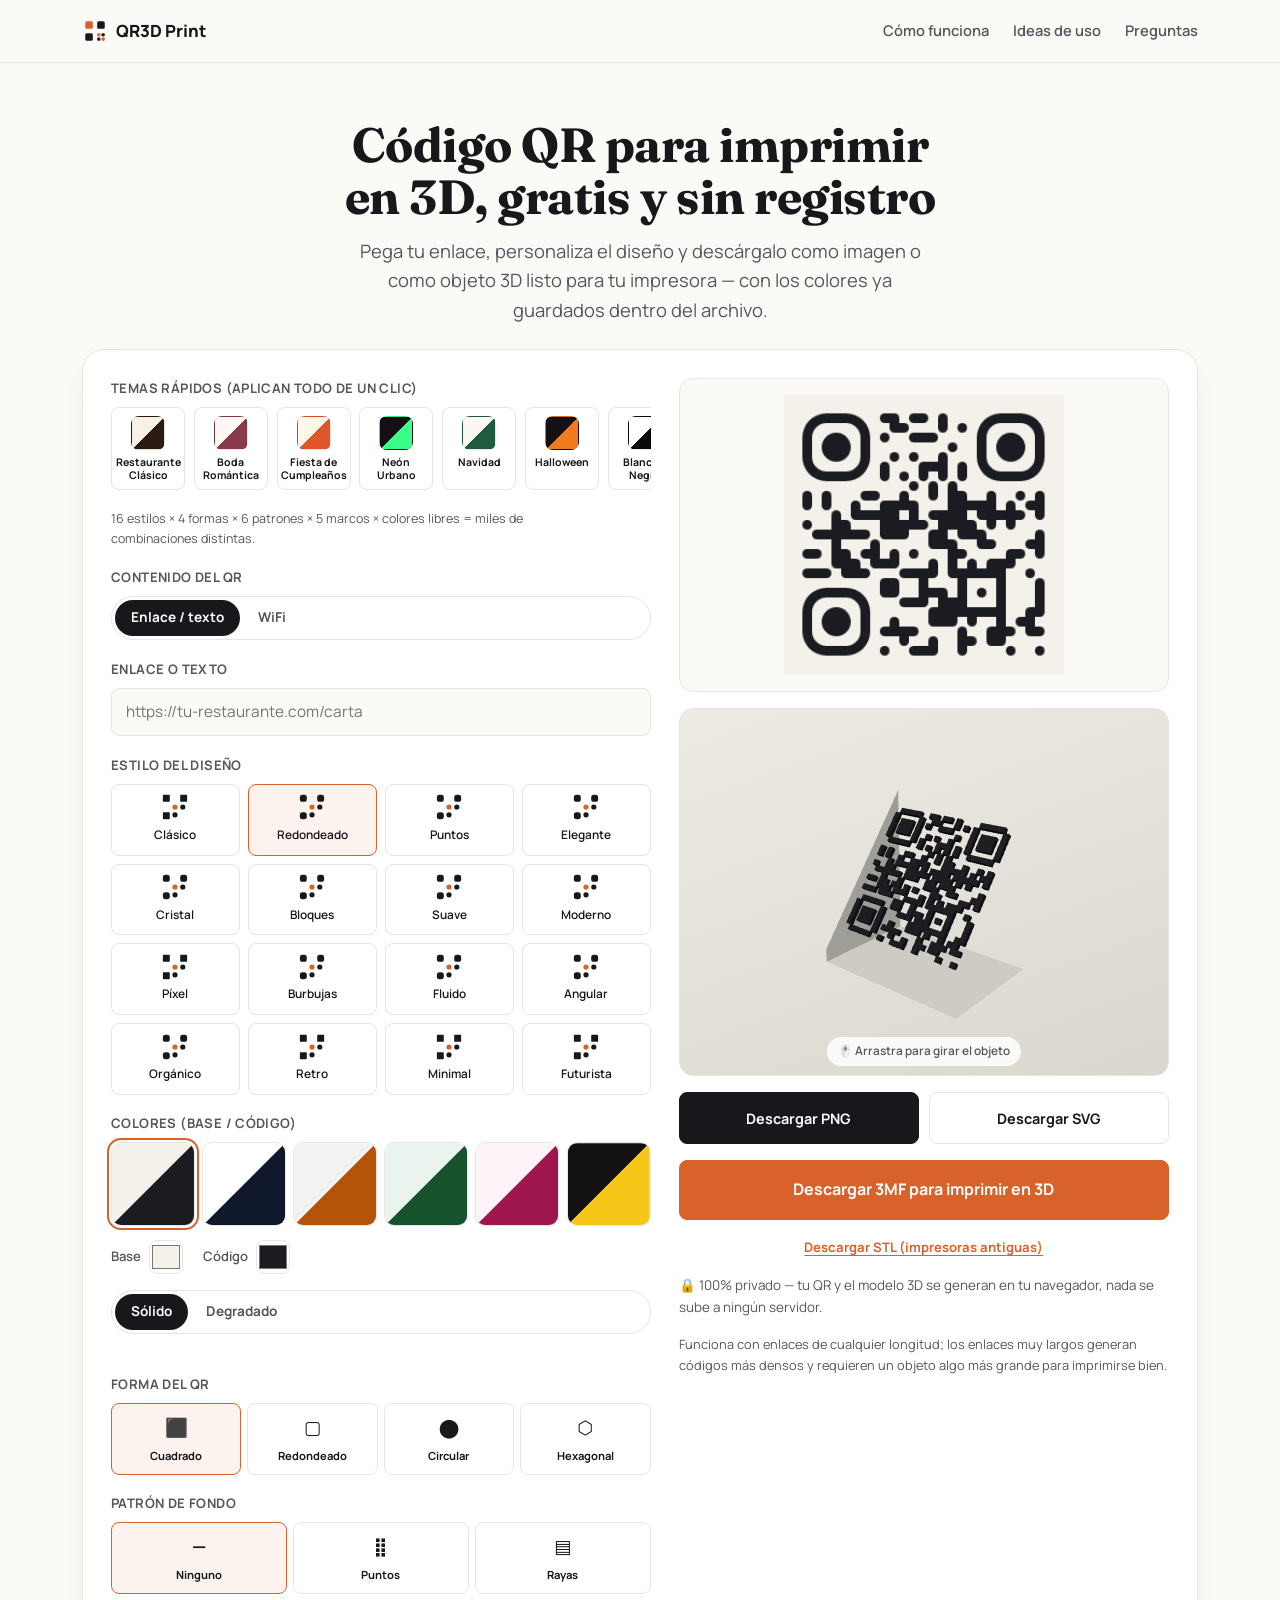
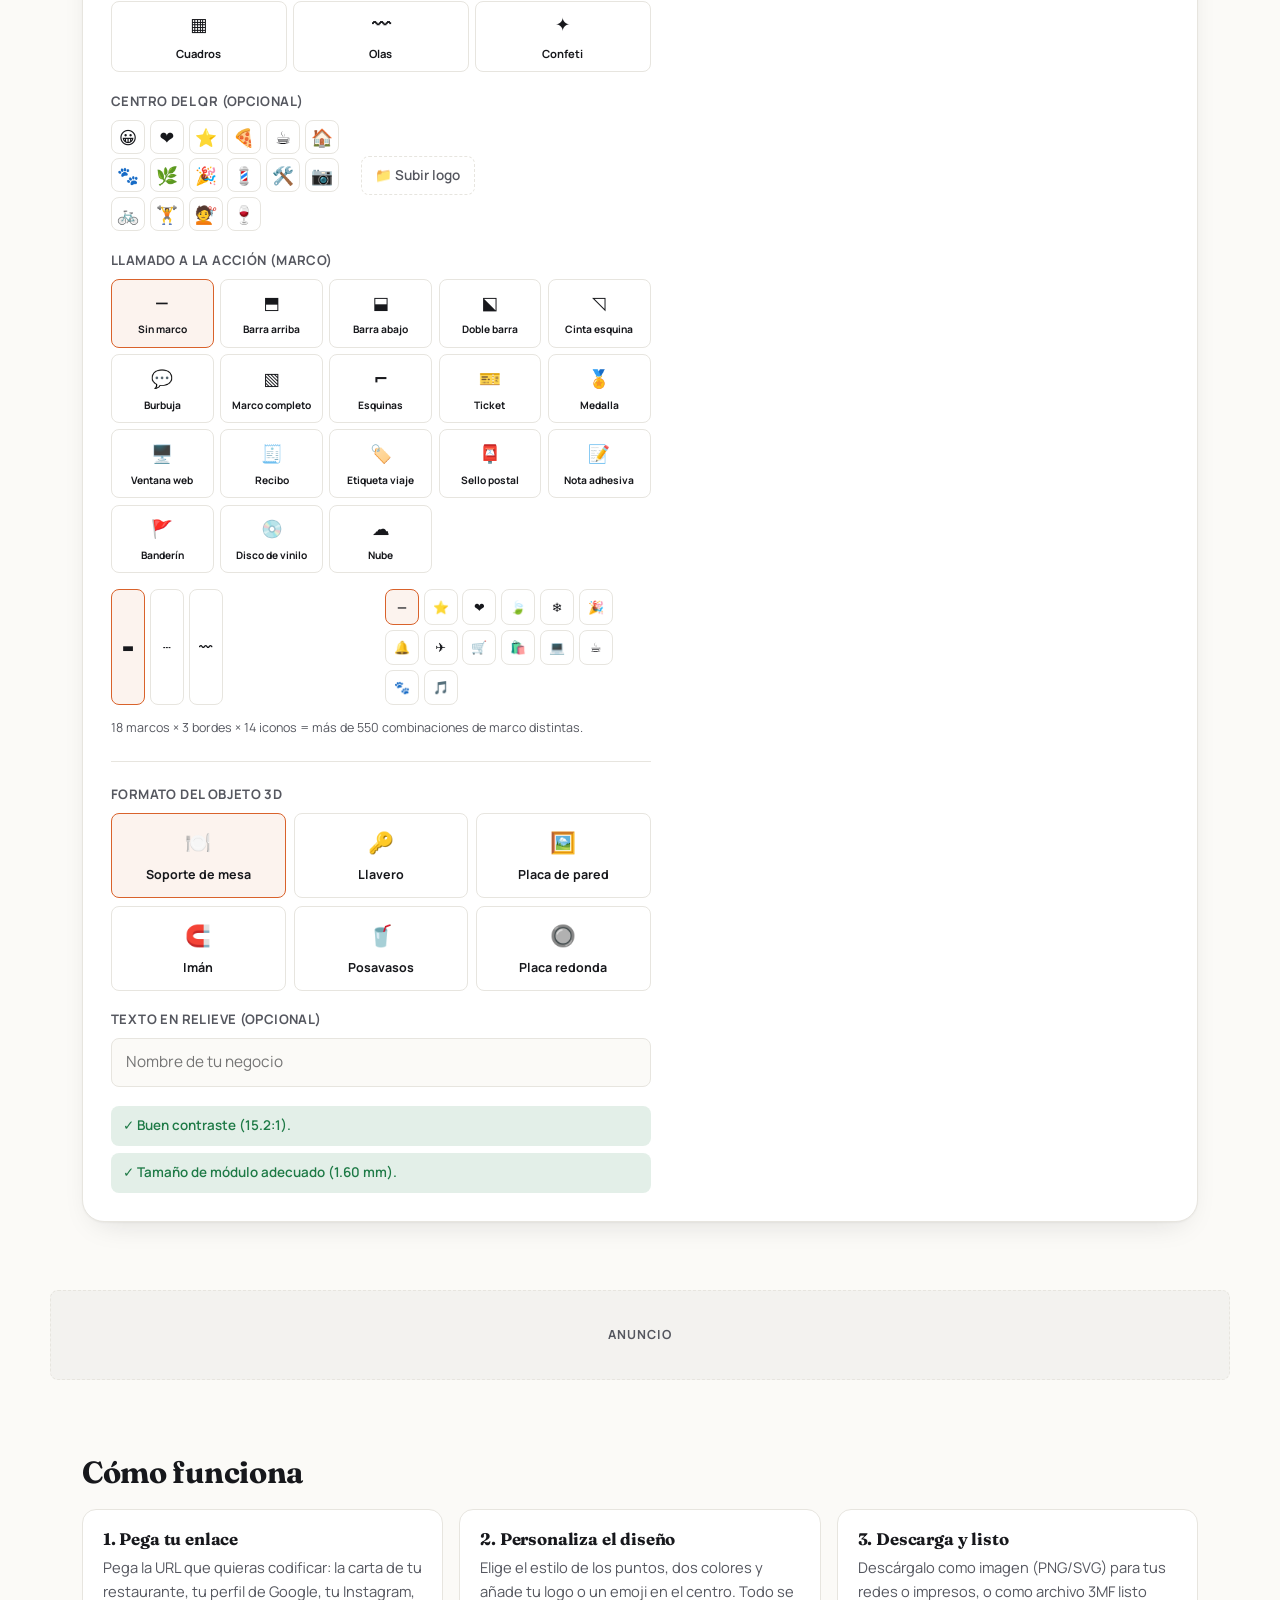
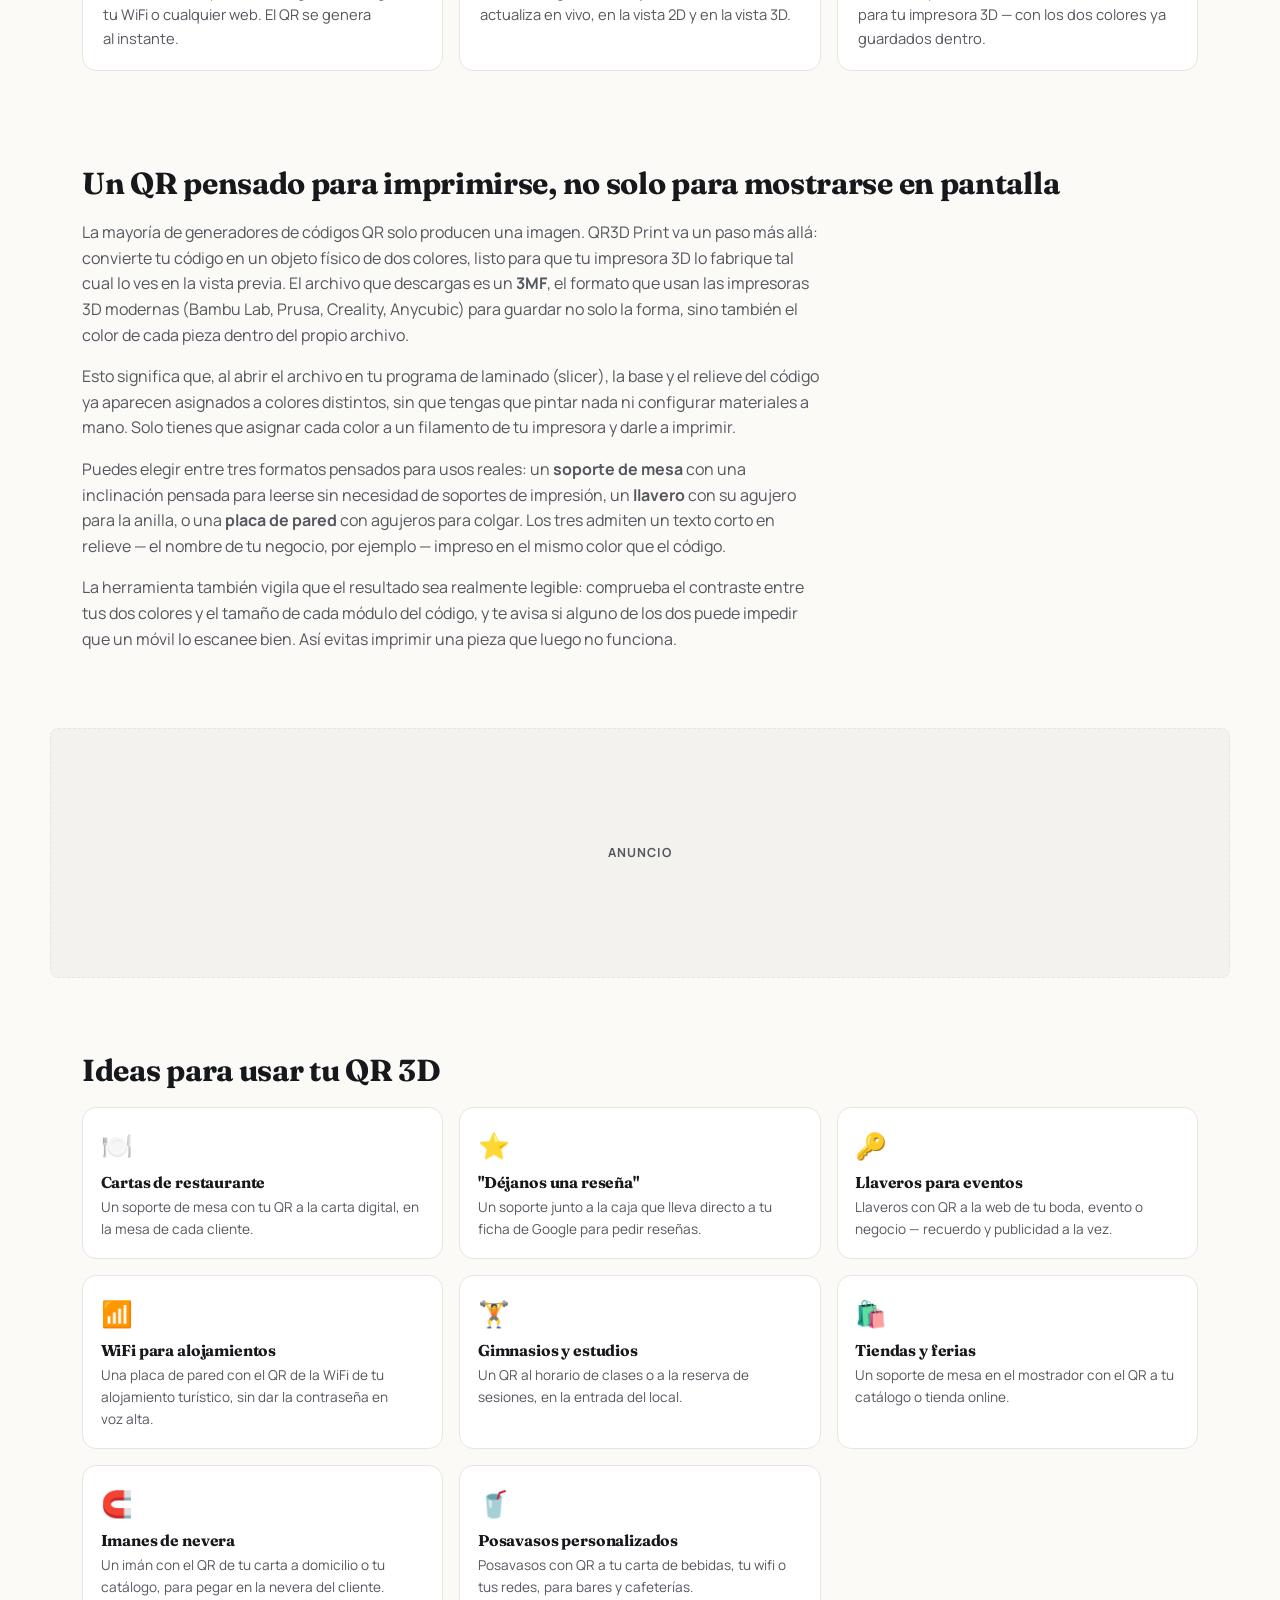
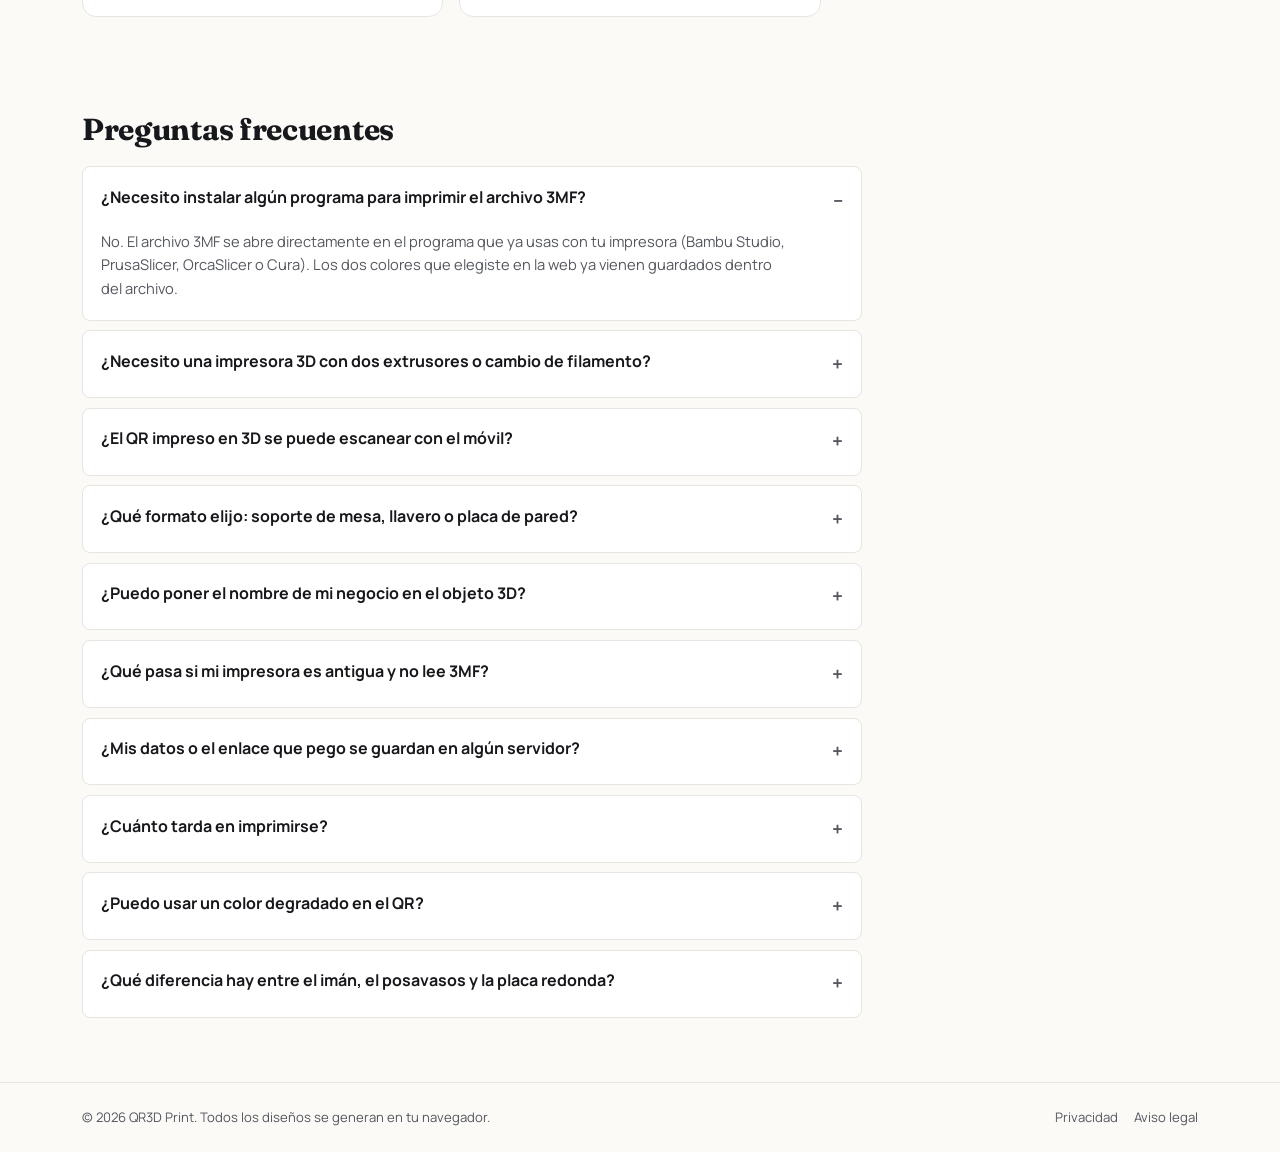
<file: index.html>
<!DOCTYPE html>
<html lang="es">
<head>
<meta charset="UTF-8">
<meta name="viewport" content="width=device-width, initial-scale=1, viewport-fit=cover">
<script async src="https://pagead2.googlesyndication.com/pagead/js/adsbygoogle.js?client=ca-pub-8980641761869756"
     crossorigin="anonymous"></script>
<title>Código QR para imprimir en 3D online gratis | QR3D Print</title>
<meta name="description" content="Crea tu código QR personalizado y descárgalo en 3MF listo para imprimir en 3D: soporte de mesa, llavero o placa de pared. Gratis, sin registro, en tu navegador.">
<link rel="canonical" href="https://www.qr3dprint.com/">

<meta property="og:type" content="website">
<meta property="og:title" content="Código QR para imprimir en 3D online gratis | QR3D Print">
<meta property="og:description" content="Diseña tu QR, elige colores y formato, y descárgalo en 3MF listo para tu impresora 3D. Soporte de mesa, llavero o placa de pared.">
<meta property="og:image" content="https://www.qr3dprint.com/assets/img/og-image.webp">
<meta property="og:url" content="https://www.qr3dprint.com/">
<meta name="twitter:card" content="summary_large_image">

<link rel="preconnect" href="https://fonts.googleapis.com">
<link rel="preconnect" href="https://fonts.gstatic.com" crossorigin>
<link rel="stylesheet" href="https://fonts.googleapis.com/css2?family=Manrope:wght@400;500;600;700;800&family=Fraunces:opsz,wght@9..144,500;9..144,700&display=swap">

<link rel="icon" href="assets/favicon.svg" type="image/svg+xml">
<link rel="stylesheet" href="styles.css?v=20260910">
<!-- TODO: cuando actives los bloques de anuncios reales (no solo la verificación), añade aquí
     el script de tu CMP (banner de consentimiento de cookies), obligatorio en la UE/Reino Unido para AdSense -->

<script type="importmap">
{ "imports": {
    "three": "./lib/vendor/three/three.module.min.js",
    "three/addons/": "./lib/vendor/three/addons/"
} }
</script>

<script type="application/ld+json">
{
  "@context": "https://schema.org",
  "@type": "WebApplication",
  "name": "QR3D Print",
  "description": "Generador de códigos QR personalizados descargables en PNG, SVG y 3MF listos para imprimir en 3D.",
  "applicationCategory": "DesignApplication",
  "operatingSystem": "Any (navegador web)",
  "offers": { "@type": "Offer", "price": "0", "priceCurrency": "EUR" }
}
</script>
<script type="application/ld+json">
{
  "@context": "https://schema.org",
  "@type": "FAQPage",
  "mainEntity": [
    {"@type":"Question","name":"¿Necesito instalar algún programa para imprimir el archivo 3MF?","acceptedAnswer":{"@type":"Answer","text":"No. El archivo 3MF se abre directamente en el programa que ya usas con tu impresora (Bambu Studio, PrusaSlicer, OrcaSlicer o Cura), con los dos colores ya guardados dentro."}},
    {"@type":"Question","name":"¿Necesito una impresora 3D con dos extrusores o cambio de filamento?","acceptedAnswer":{"@type":"Answer","text":"Sí, para que el color del QR contraste con la base necesitas imprimir con dos colores. Si tu impresora solo tiene uno, puedes usar la versión STL o pintar el código a mano."}},
    {"@type":"Question","name":"¿El QR impreso en 3D se puede escanear con el móvil?","acceptedAnswer":{"@type":"Answer","text":"Sí, siempre que el contraste entre los colores sea suficiente y el módulo no sea demasiado pequeño. Te avisamos en la propia web si algo puede fallar."}},
    {"@type":"Question","name":"¿Qué formato elijo: soporte de mesa, llavero o placa de pared?","acceptedAnswer":{"@type":"Answer","text":"El soporte de mesa es ideal para cartas o reseñas, el llavero para eventos o detalles, y la placa de pared para WiFi o señalización fija."}},
    {"@type":"Question","name":"¿Puedo poner el nombre de mi negocio en el objeto 3D?","acceptedAnswer":{"@type":"Answer","text":"Sí, los tres formatos permiten añadir un texto corto en relieve, en el mismo color que el código."}},
    {"@type":"Question","name":"¿Qué pasa si mi impresora es antigua y no lee 3MF?","acceptedAnswer":{"@type":"Answer","text":"Puedes descargar también la versión en STL para impresoras y programas más antiguos."}},
    {"@type":"Question","name":"¿Mis datos o el enlace que pego se guardan en algún servidor?","acceptedAnswer":{"@type":"Answer","text":"No. Todo se genera en tu propio navegador; el enlace nunca se envía a ningún servidor."}},
    {"@type":"Question","name":"¿Cuánto tarda en imprimirse?","acceptedAnswer":{"@type":"Answer","text":"Depende del tamaño, pero un soporte de mesa o una placa pequeña suele tardar entre 45 minutos y 2 horas."}}
  ]
}
</script>
</head>
<body>
<a class="skip-link" href="#tool">Ir a la herramienta</a>

<header class="site-header">
  <div class="wrap header-inner">
    <a class="brand" href="/">
      <svg width="26" height="26" viewBox="0 0 24 24" fill="none" aria-hidden="true"><rect x="3" y="3" width="7" height="7" rx="1.5" fill="var(--accent)"/><rect x="14" y="3" width="7" height="7" rx="1.5" fill="var(--ink)"/><rect x="3" y="14" width="7" height="7" rx="1.5" fill="var(--ink)"/><rect x="14" y="14" width="3" height="3" rx="1" fill="var(--accent)"/><rect x="18" y="14" width="3" height="3" rx="1" fill="var(--ink)"/><rect x="14" y="18" width="3" height="3" rx="1" fill="var(--ink)"/><rect x="18" y="18" width="3" height="3" rx="1" fill="var(--accent)"/></svg>
      <span>QR3D Print</span>
    </a>
    <nav class="header-nav">
      <a href="#como-funciona">Cómo funciona</a>
      <a href="#ideas">Ideas de uso</a>
      <a href="#faq">Preguntas</a>
    </nav>
  </div>
</header>

<button type="button" class="mobile-float-preview" data-mobile-float hidden aria-label="Ver la vista previa completa del QR">
  <span class="mobile-float-canvas" data-mobile-float-canvas></span>
</button>

<main>
  <section class="hero wrap">
    <h1>Código QR para imprimir en 3D, gratis y sin registro</h1>
    <p class="subtitle">Pega tu enlace, personaliza el diseño y descárgalo como imagen o como objeto 3D listo para tu impresora — con los colores ya guardados dentro del archivo.</p>
  </section>

  <section id="tool" class="tool-section wrap">
    <div class="tool-card" data-state="idle">

      <div class="tool-grid">
        <!-- Columna izquierda: controles (con scroll propio en escritorio) -->
        <div class="tool-controls" data-tool-controls>

          <div class="field-group">
            <span class="field-label">Temas rápidos (aplican todo de un clic)</span>
            <div class="theme-strip" data-theme-strip></div>
            <p class="combo-count">16 estilos × 4 formas × 6 patrones × 5 marcos × colores libres = miles de combinaciones distintas.</p>
          </div>

          <div class="field-group">
            <label class="field-label" for="qr-content-type">Contenido del QR</label>
            <div class="segmented" role="tablist" aria-label="Tipo de contenido">
              <button type="button" class="seg-btn is-active" data-content-type="link" role="tab" aria-selected="true">Enlace / texto</button>
              <button type="button" class="seg-btn" data-content-type="wifi" role="tab" aria-selected="false">WiFi</button>
            </div>
          </div>

          <div class="field-group" data-panel="link">
            <label class="field-label" for="qr-text">Enlace o texto</label>
            <input id="qr-text" class="text-input" type="text" placeholder="https://tu-restaurante.com/carta" autocomplete="off" spellcheck="false">
          </div>

          <div class="field-group" data-panel="wifi" hidden>
            <label class="field-label" for="wifi-ssid">Nombre de la red (SSID)</label>
            <input id="wifi-ssid" class="text-input" type="text" placeholder="MiCafeteria_WiFi" autocomplete="off">
            <label class="field-label" for="wifi-pass">Contraseña</label>
            <input id="wifi-pass" class="text-input" type="text" placeholder="contraseña" autocomplete="off">
            <label class="field-label" for="wifi-enc">Seguridad</label>
            <select id="wifi-enc" class="text-input">
              <option value="WPA" selected>WPA / WPA2</option>
              <option value="WEP">WEP</option>
              <option value="nopass">Red abierta (sin contraseña)</option>
            </select>
          </div>

          <div class="field-group">
            <span class="field-label">Estilo del diseño</span>
            <div class="style-grid" data-style-grid></div>
          </div>

          <div class="field-group">
            <span class="field-label">Colores (base / código)</span>
            <div class="color-presets" data-color-presets></div>
            <div class="color-custom">
              <label>Base <input type="color" id="color-base" value="#F4F1EA"></label>
              <label>Código <input type="color" id="color-code" value="#1B1B22"></label>
            </div>
            <div class="segmented segmented-sm" role="tablist" aria-label="Relleno del código">
              <button type="button" class="seg-btn is-active" data-code-mode="solid" role="tab" aria-selected="true">Sólido</button>
              <button type="button" class="seg-btn" data-code-mode="gradient" role="tab" aria-selected="false">Degradado</button>
            </div>
            <div class="gradient-row" data-gradient-row hidden>
              <label>2º color <input type="color" id="color-code-2" value="#D9622B"></label>
              <label class="gradient-type-label">
                Forma
                <select id="gradient-type" class="text-input text-input-sm">
                  <option value="linear" selected>Lineal</option>
                  <option value="radial">Radial</option>
                </select>
              </label>
            </div>
            <p class="hint" data-contrast-hint></p>
          </div>

          <div class="field-group">
            <span class="field-label">Forma del QR</span>
            <div class="shape-grid" data-shape-grid></div>
          </div>

          <div class="field-group">
            <span class="field-label">Patrón de fondo</span>
            <div class="pattern-grid" data-pattern-grid></div>
          </div>

          <div class="field-group">
            <span class="field-label">Centro del QR (opcional)</span>
            <div class="center-row">
              <div class="emoji-picker" data-emoji-picker></div>
              <label class="upload-btn">
                📁 Subir logo
                <input type="file" id="logo-upload" accept="image/*" hidden>
              </label>
              <button type="button" class="link-btn" data-clear-center hidden>Quitar</button>
            </div>
          </div>

          <div class="field-group">
            <span class="field-label">Llamado a la acción (marco)</span>
            <div class="frame-shape-grid" data-frame-grid></div>
            <div class="frame-sub-row">
              <div class="frame-border-mini" data-border-grid></div>
              <div class="frame-icon-mini" data-icon-grid></div>
            </div>
            <div class="cta-chips" data-cta-chips hidden></div>
            <input id="frame-text" class="text-input" type="text" maxlength="24" placeholder="ESCANÉAME" value="ESCANÉAME" hidden>
            <p class="combo-count">18 marcos × 3 bordes × 14 iconos = más de 550 combinaciones de marco distintas.</p>
          </div>

          <hr class="divider">

          <div class="field-group">
            <span class="field-label">Formato del objeto 3D</span>
            <div class="format-grid">
              <button type="button" class="format-btn is-active" data-format="soporte">
                <span class="format-icon">🍽️</span><span>Soporte de mesa</span>
              </button>
              <button type="button" class="format-btn" data-format="llavero">
                <span class="format-icon">🔑</span><span>Llavero</span>
              </button>
              <button type="button" class="format-btn" data-format="placa">
                <span class="format-icon">🖼️</span><span>Placa de pared</span>
              </button>
              <button type="button" class="format-btn" data-format="iman">
                <span class="format-icon">🧲</span><span>Imán</span>
              </button>
              <button type="button" class="format-btn" data-format="posavasos">
                <span class="format-icon">🥤</span><span>Posavasos</span>
              </button>
              <button type="button" class="format-btn" data-format="placa-redonda">
                <span class="format-icon">🔘</span><span>Placa redonda</span>
              </button>
            </div>
          </div>

          <div class="field-group">
            <label class="field-label" for="object-text">Texto en relieve (opcional)</label>
            <input id="object-text" class="text-input" type="text" maxlength="24" placeholder="Nombre de tu negocio">
          </div>

          <div class="print-warnings" data-print-warnings aria-live="polite"></div>
        </div>

        <!-- Columna derecha: previews -->
        <div class="tool-preview">
          <div class="preview-2d">
            <div class="preview-2d-canvas" data-qr-preview></div>
          </div>

          <div class="preview-3d" data-viewer-root>
            <div class="preview-3d-canvas" data-viewer-canvas></div>
            <div class="preview-3d-status" data-viewer-status>Preparando la vista 3D…</div>
            <p class="drag-hint">🖱️ Arrastra para girar el objeto</p>
          </div>

          <div class="download-row">
            <button type="button" class="btn-download btn-primary" data-download="png">Descargar PNG</button>
            <button type="button" class="btn-download" data-download="svg">Descargar SVG</button>
          </div>
          <button type="button" class="btn-download btn-3d" data-download="3mf">
            Descargar 3MF para imprimir en 3D
          </button>
          <button type="button" class="link-btn secondary-download" data-download="stl">Descargar STL (impresoras antiguas)</button>

          <p class="privacy-badge">🔒 100% privado — tu QR y el modelo 3D se generan en tu navegador, nada se sube a ningún servidor.</p>
          <p class="limits-note">Funciona con enlaces de cualquier longitud; los enlaces muy largos generan códigos más densos y requieren un objeto algo más grande para imprimirse bien.</p>
        </div>
      </div>
    </div>
  </section>

  <div class="ad-slot ad-slot--leaderboard wrap" data-ad-slot>
    <span>ANUNCIO</span>
    <!-- PEGA AQUÍ TU CÓDIGO DE ADSENSE -->
  </div>

  <section id="como-funciona" class="content-section wrap">
    <h2>Cómo funciona</h2>
    <div class="steps-grid" data-how-it-works></div>
  </section>

  <section class="content-section wrap seo-copy">
    <h2>Un QR pensado para imprimirse, no solo para mostrarse en pantalla</h2>
    <p>La mayoría de generadores de códigos QR solo producen una imagen. QR3D Print va un paso más allá: convierte tu código en un objeto físico de dos colores, listo para que tu impresora 3D lo fabrique tal cual lo ves en la vista previa. El archivo que descargas es un <strong>3MF</strong>, el formato que usan las impresoras 3D modernas (Bambu Lab, Prusa, Creality, Anycubic) para guardar no solo la forma, sino también el color de cada pieza dentro del propio archivo.</p>
    <p>Esto significa que, al abrir el archivo en tu programa de laminado (slicer), la base y el relieve del código ya aparecen asignados a colores distintos, sin que tengas que pintar nada ni configurar materiales a mano. Solo tienes que asignar cada color a un filamento de tu impresora y darle a imprimir.</p>
    <p>Puedes elegir entre tres formatos pensados para usos reales: un <strong>soporte de mesa</strong> con una inclinación pensada para leerse sin necesidad de soportes de impresión, un <strong>llavero</strong> con su agujero para la anilla, o una <strong>placa de pared</strong> con agujeros para colgar. Los tres admiten un texto corto en relieve — el nombre de tu negocio, por ejemplo — impreso en el mismo color que el código.</p>
    <p>La herramienta también vigila que el resultado sea realmente legible: comprueba el contraste entre tus dos colores y el tamaño de cada módulo del código, y te avisa si alguno de los dos puede impedir que un móvil lo escanee bien. Así evitas imprimir una pieza que luego no funciona.</p>
  </section>

  <div class="ad-slot ad-slot--incontent wrap" data-ad-slot>
    <span>ANUNCIO</span>
    <!-- PEGA AQUÍ TU CÓDIGO DE ADSENSE -->
  </div>

  <section id="ideas" class="content-section wrap">
    <h2>Ideas para usar tu QR 3D</h2>
    <div class="usecases-grid" data-use-cases></div>
  </section>

  <section id="faq" class="content-section wrap">
    <h2>Preguntas frecuentes</h2>
    <div class="faq-list" data-faq></div>
  </section>
</main>

<footer class="site-footer">
  <div class="wrap footer-inner">
    <p>© 2026 QR3D Print. Todos los diseños se generan en tu navegador.</p>
    <nav class="footer-nav">
      <a href="privacidad.html">Privacidad</a>
      <a href="aviso-legal.html">Aviso legal</a>
    </nav>
  </div>
</footer>

<div class="corner-toast" data-corner-toast hidden>
  <button type="button" class="corner-toast-close" data-corner-toast-close aria-label="Cerrar">×</button>
  <span>ANUNCIO</span>
</div>

<dialog class="download-dialog" data-download-dialog>
  <button type="button" class="dialog-close" data-dialog-close aria-label="Cerrar">×</button>
  <p class="dialog-ad-label">ANUNCIO</p>
  <div class="dialog-ad-slot" data-ad-slot>
    <!-- PEGA AQUÍ TU CÓDIGO DE ADSENSE -->
  </div>
  <button type="button" class="btn-download btn-primary dialog-cta" data-dialog-close>Cerrar y seguir</button>
</dialog>

<script defer src="lib/vendor/qr-code-styling.js"></script>
<script defer src="lib/vendor/jszip.min.js"></script>
<script defer src="lib/manifest.js"></script>
<script defer src="main.js?v=20260910"></script>
</body>
</html>
</file>
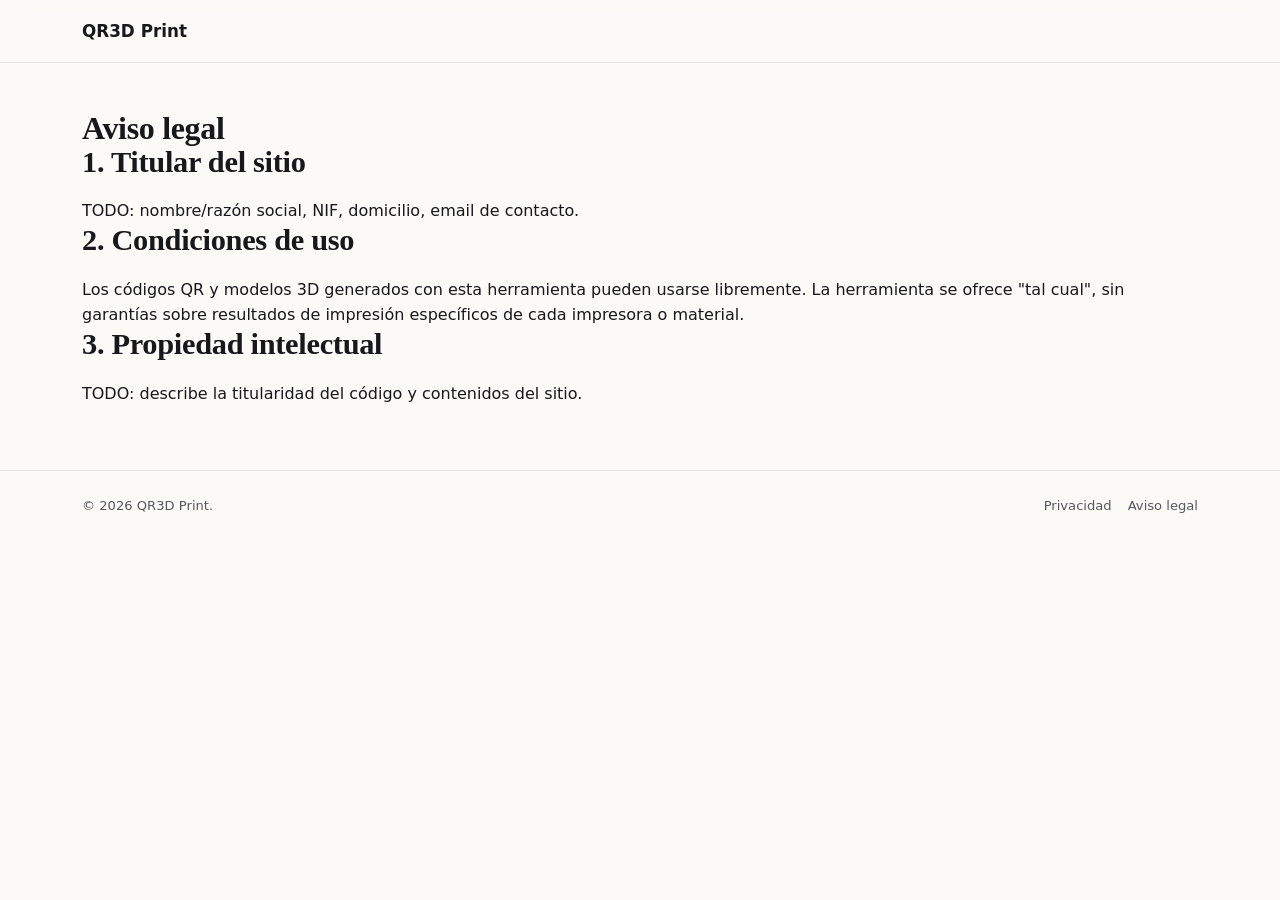
<file: aviso-legal.html>
<!DOCTYPE html>
<html lang="es">
<head>
<meta charset="UTF-8">
<meta name="viewport" content="width=device-width, initial-scale=1">
<script async src="https://pagead2.googlesyndication.com/pagead/js/adsbygoogle.js?client=ca-pub-8980641761869756"
     crossorigin="anonymous"></script>
<title>Aviso legal | QR3D Print</title>
<meta name="description" content="Aviso legal de QR3D Print.">
<link rel="canonical" href="https://www.qr3dprint.com/aviso-legal.html">
<link rel="icon" href="assets/favicon.svg" type="image/svg+xml">
<link rel="stylesheet" href="styles.css?v=20260910">
</head>
<body>
<header class="site-header"><div class="wrap header-inner">
  <a class="brand" href="/"><span>QR3D Print</span></a>
</div></header>
<main class="wrap content-section">
  <h1>Aviso legal</h1>
  <!-- TODO: el propietario del sitio debe completar razón social, NIF/CIF,
       domicilio, datos registrales y email de contacto. -->
  <h2>1. Titular del sitio</h2>
  <p>TODO: nombre/razón social, NIF, domicilio, email de contacto.</p>
  <h2>2. Condiciones de uso</h2>
  <p>Los códigos QR y modelos 3D generados con esta herramienta pueden usarse libremente. La herramienta se ofrece "tal cual", sin garantías sobre resultados de impresión específicos de cada impresora o material.</p>
  <h2>3. Propiedad intelectual</h2>
  <p>TODO: describe la titularidad del código y contenidos del sitio.</p>
</main>
<footer class="site-footer"><div class="wrap footer-inner">
  <p>© 2026 QR3D Print.</p>
  <nav class="footer-nav"><a href="privacidad.html">Privacidad</a><a href="aviso-legal.html">Aviso legal</a></nav>
</div></footer>
</body>
</html>
</file>
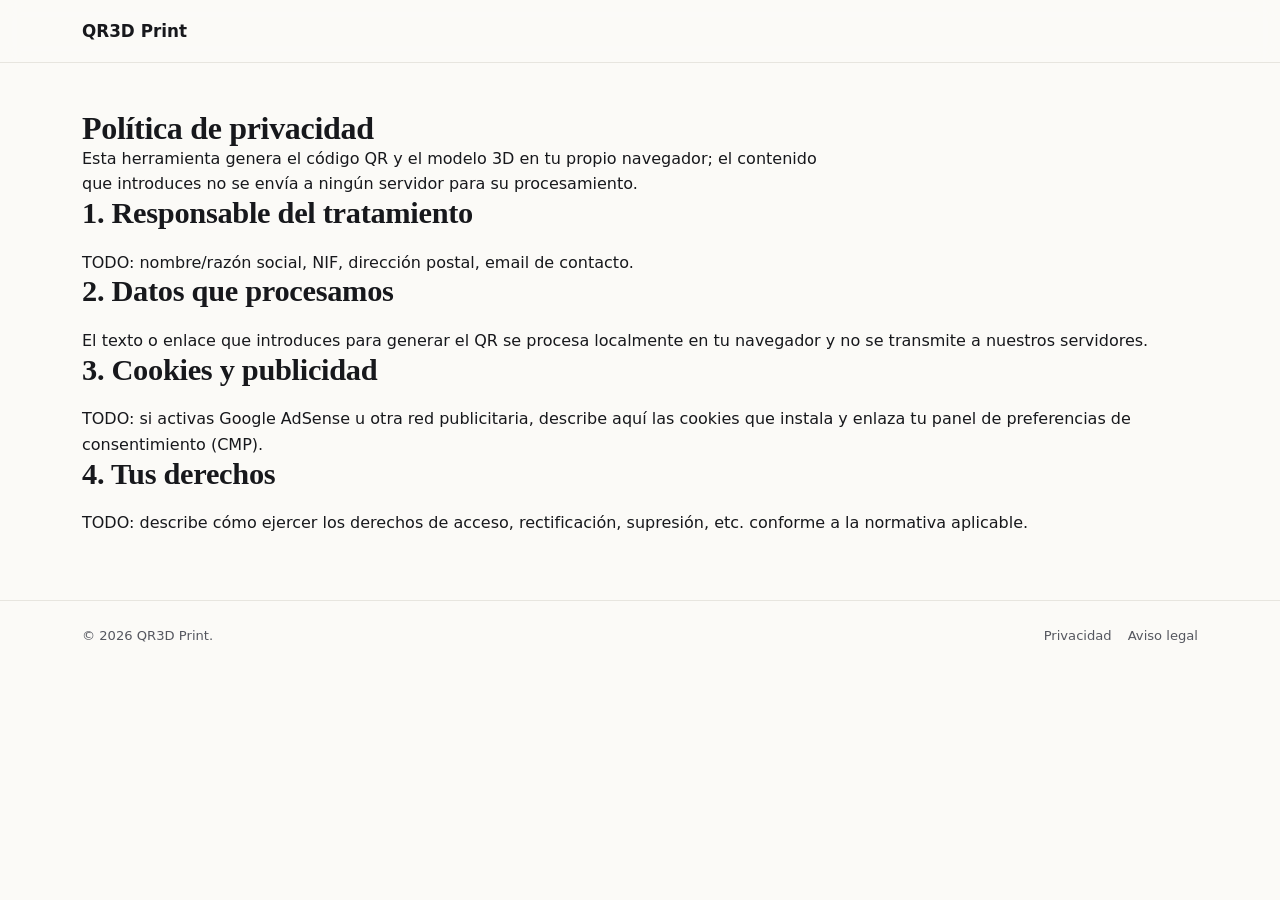
<file: privacidad.html>
<!DOCTYPE html>
<html lang="es">
<head>
<meta charset="UTF-8">
<meta name="viewport" content="width=device-width, initial-scale=1">
<script async src="https://pagead2.googlesyndication.com/pagead/js/adsbygoogle.js?client=ca-pub-8980641761869756"
     crossorigin="anonymous"></script>
<title>Política de privacidad | QR3D Print</title>
<meta name="description" content="Política de privacidad de QR3D Print.">
<link rel="canonical" href="https://www.qr3dprint.com/privacidad.html">
<link rel="icon" href="assets/favicon.svg" type="image/svg+xml">
<link rel="stylesheet" href="styles.css?v=20260910">
</head>
<body>
<header class="site-header"><div class="wrap header-inner">
  <a class="brand" href="/"><span>QR3D Print</span></a>
</div></header>
<main class="wrap content-section">
  <h1>Política de privacidad</h1>
  <p class="seo-copy" style="max-width:74ch">Esta herramienta genera el código QR y el modelo 3D en tu propio navegador; el contenido que introduces no se envía a ningún servidor para su procesamiento.</p>
  <!-- TODO: el propietario del sitio debe completar aquí sus datos legales:
       razón social, NIF/CIF, dirección, email de contacto, base legal del tratamiento,
       uso de cookies/analítica y de la red publicitaria (AdSense u otra) si se activa. -->
  <h2>1. Responsable del tratamiento</h2>
  <p>TODO: nombre/razón social, NIF, dirección postal, email de contacto.</p>
  <h2>2. Datos que procesamos</h2>
  <p>El texto o enlace que introduces para generar el QR se procesa localmente en tu navegador y no se transmite a nuestros servidores.</p>
  <h2>3. Cookies y publicidad</h2>
  <p>TODO: si activas Google AdSense u otra red publicitaria, describe aquí las cookies que instala y enlaza tu panel de preferencias de consentimiento (CMP).</p>
  <h2>4. Tus derechos</h2>
  <p>TODO: describe cómo ejercer los derechos de acceso, rectificación, supresión, etc. conforme a la normativa aplicable.</p>
</main>
<footer class="site-footer"><div class="wrap footer-inner">
  <p>© 2026 QR3D Print.</p>
  <nav class="footer-nav"><a href="privacidad.html">Privacidad</a><a href="aviso-legal.html">Aviso legal</a></nav>
</div></footer>
</body>
</html>
</file>
<file: styles.css>
/* ==========================================================================
   QR3D Print — styles.css
   Sections: 1 tokens 2 reset 3 layout 4 header 5 hero 6 tool-card
   7 controls 8 preview 9 downloads 10 ad-slots 11 content sections
   12 faq 13 footer 14 dialog/toast 15 responsive 16 reduced-motion
   ========================================================================== */

/* ---------- 1. Tokens ---------- */
:root {
  --bg: #FBFAF7;
  --surface: #FFFFFF;
  --ink: #17181C;
  --ink-soft: #55575F;
  --line: #E7E5DF;
  --accent: #D9622B;
  --accent-ink: #FFFFFF;
  --ok: #1E7A46;
  --warn: #B45309;
  --danger: #C4351C;

  --sans: "Manrope", system-ui, -apple-system, "Segoe UI", sans-serif;
  --display: "Fraunces", Georgia, serif;

  --radius-sm: 8px;
  --radius-md: 14px;
  --radius-lg: 22px;
  --shadow-card: 0 1px 2px rgba(23,24,28,.04), 0 12px 32px -16px rgba(23,24,28,.18);

  --ease-out: cubic-bezier(0.16, 1, 0.3, 1);
  --ease-soft: cubic-bezier(0.25, 0.46, 0.45, 0.94);
}

@media (prefers-color-scheme: dark) {
  :root {
    --bg: #14151A;
    --surface: #1C1E24;
    --ink: #F2F1EC;
    --ink-soft: #A7A9B3;
    --line: #2C2E36;
  }
}

/* ---------- 2. Reset ---------- */
*, *::before, *::after { box-sizing: border-box; margin: 0; }
html { -webkit-text-size-adjust: 100%; tab-size: 2; scroll-behavior: smooth; }
body {
  font-family: var(--sans);
  font-size: 16px;
  line-height: 1.6;
  color: var(--ink);
  background: var(--bg);
  -webkit-font-smoothing: antialiased;
  text-rendering: optimizeLegibility;
  overflow-x: clip;
  overscroll-behavior-y: none;
}
img, svg, video { display: block; max-width: 100%; }
button { font: inherit; color: inherit; cursor: pointer; border: 0; background: none; }
a { color: inherit; text-decoration: none; }
input, select { font: inherit; color: inherit; }
p { text-wrap: pretty; }
h1, h2, h3, h4 { text-wrap: balance; line-height: 1.08; letter-spacing: -0.01em; font-family: var(--display); }
::selection { background: var(--accent); color: #fff; }

/* Defensive: the [hidden] attribute must always win over any component's own `display`
   rule (e.g. .field-group, .cta-chips, .corner-toast all set display:flex), otherwise
   elements meant to be hidden via JS (toggling .hidden) render visible anyway. */
[hidden] { display: none !important; }

:focus-visible {
  outline: 2px solid var(--accent);
  outline-offset: 3px;
  border-radius: 4px;
}

.skip-link {
  position: fixed; top: -100px; left: 1rem;
  padding: .6rem 1rem; background: var(--ink); color: var(--bg);
  z-index: 9999; border-radius: 8px; font-weight: 600;
}
.skip-link:focus { top: 1rem; }

/* ---------- 3. Layout ---------- */
.wrap { max-width: 1180px; margin-inline: auto; padding-inline: clamp(1rem, 4vw, 2rem); }

/* ---------- 4. Header ---------- */
.site-header { position: sticky; top: 0; z-index: 40; background: color-mix(in srgb, var(--bg) 88%, transparent); backdrop-filter: blur(10px); border-bottom: 1px solid var(--line); }
.header-inner { display: flex; align-items: center; justify-content: space-between; height: 62px; }
.brand { display: flex; align-items: center; gap: .5rem; font-weight: 800; font-size: 1.05rem; }
.header-nav { display: none; gap: 1.5rem; font-weight: 600; font-size: .92rem; color: var(--ink-soft); }
.header-nav a:hover { color: var(--ink); }
@media (min-width: 720px) { .header-nav { display: flex; } }

/* ---------- 5. Hero ---------- */
.hero { padding-top: clamp(2rem, 5vw, 3.5rem); padding-bottom: 1.5rem; text-align: center; }
.hero h1 { font-size: clamp(1.9rem, 4.2vw, 3rem); font-weight: 700; max-width: 18ch; margin-inline: auto; }
.hero .subtitle { margin-top: .9rem; color: var(--ink-soft); font-size: clamp(1rem, 1.6vw, 1.15rem); max-width: 52ch; margin-inline: auto; }

/* ---------- 6. Tool card ---------- */
.tool-section { padding-bottom: 2.5rem; }
.tool-card {
  background: var(--surface);
  border: 1px solid var(--line);
  border-radius: var(--radius-lg);
  box-shadow: var(--shadow-card);
  padding: clamp(1rem, 3vw, 1.75rem);
}
.tool-grid { display: grid; gap: 1.75rem; }
@media (min-width: 960px) {
  .tool-grid { grid-template-columns: 1fr 1fr; align-items: start; }
  .tool-preview {
    position: sticky;
    top: 78px; /* sticky header (62px) + gap */
  }
}

/* ---------- 7. Controls ---------- */
/* min-width:0 overrides CSS Grid's default min-width:auto on grid items — without this,
   the horizontally-scrolling .theme-strip (24 fixed-width chips) forces this whole column
   (and the page) wider than the viewport instead of scrolling within its own box. */
.tool-controls { display: flex; flex-direction: column; gap: 1.15rem; min-width: 0; }
.field-group { display: flex; flex-direction: column; gap: .5rem; }
.field-label { font-size: .82rem; font-weight: 700; color: var(--ink-soft); text-transform: uppercase; letter-spacing: .03em; }

.text-input {
  width: 100%; padding: .7rem .85rem; border: 1.5px solid var(--line); border-radius: var(--radius-sm);
  background: var(--bg); font-size: .96rem; transition: border-color .15s var(--ease-out);
}
.text-input:focus { border-color: var(--accent); }

.segmented { display: inline-flex; border: 1.5px solid var(--line); border-radius: 999px; padding: 3px; gap: 2px; }
.seg-btn { padding: .45rem 1rem; border-radius: 999px; font-size: .85rem; font-weight: 700; color: var(--ink-soft); transition: all .15s var(--ease-out); }
.seg-btn.is-active { background: var(--ink); color: var(--bg); }

.style-grid { display: grid; grid-template-columns: repeat(4, 1fr); gap: .5rem; }
.style-chip {
  display: flex; flex-direction: column; align-items: center; gap: .35rem;
  padding: .6rem .3rem; border: 1.5px solid var(--line); border-radius: var(--radius-sm);
  font-size: .74rem; font-weight: 600; transition: all .15s var(--ease-out);
}
.style-chip svg { width: 26px; height: 26px; }
.style-chip.is-active { border-color: var(--accent); background: color-mix(in srgb, var(--accent) 8%, transparent); }

.color-presets { display: grid; grid-template-columns: repeat(6, 1fr); gap: .45rem; }
.color-preset-btn { width: 100%; aspect-ratio: 1; border-radius: 10px; border: 1.5px solid var(--line); position: relative; overflow: hidden; }
.color-preset-btn.is-active { outline: 2px solid var(--accent); outline-offset: 2px; }
.color-preset-btn span { position: absolute; inset: 0; }
.color-preset-btn span:first-child { clip-path: polygon(0 0, 100% 0, 0 100%); }
.color-preset-btn span:last-child { clip-path: polygon(100% 0, 100% 100%, 0 100%); }

.color-custom { display: flex; gap: 1.25rem; margin-top: .35rem; }
.color-custom label { display: flex; align-items: center; gap: .5rem; font-size: .82rem; font-weight: 600; color: var(--ink-soft); }
.color-custom input[type="color"] { width: 34px; height: 34px; border: 1.5px solid var(--line); border-radius: 8px; padding: 0; background: none; }

.hint { font-size: .8rem; color: var(--ink-soft); min-height: 1.1em; }
.hint.is-warn { color: var(--warn); font-weight: 600; }
.hint.is-danger { color: var(--danger); font-weight: 600; }

.center-row { display: flex; flex-wrap: wrap; align-items: center; gap: .6rem; }
.emoji-picker { display: flex; flex-wrap: wrap; gap: .3rem; max-width: 240px; }
.emoji-btn { width: 34px; height: 34px; border: 1.5px solid var(--line); border-radius: 8px; font-size: 1.1rem; display: flex; align-items: center; justify-content: center; }
.emoji-btn.is-active { border-color: var(--accent); background: color-mix(in srgb, var(--accent) 10%, transparent); }
.upload-btn { border: 1.5px dashed var(--line); border-radius: var(--radius-sm); padding: .5rem .85rem; font-size: .85rem; font-weight: 600; color: var(--ink-soft); }
.link-btn { font-size: .82rem; font-weight: 700; color: var(--accent); text-decoration: underline; text-underline-offset: 3px; }

.divider { border: none; border-top: 1px solid var(--line); margin: .25rem 0; }

.segmented-sm { margin-top: .5rem; }
.gradient-row { display: flex; gap: 1.25rem; align-items: center; margin-top: .5rem; }
.gradient-type-label { display: flex; align-items: center; gap: .5rem; font-size: .82rem; font-weight: 600; color: var(--ink-soft); }
.text-input-sm { padding: .4rem .5rem; width: auto; }
#frame-text { margin-top: .5rem; }

.frame-shape-grid { display: grid; grid-template-columns: repeat(5, 1fr); gap: .4rem; }
.frame-shape-btn {
  display: flex; flex-direction: column; align-items: center; gap: .3rem;
  padding: .55rem .2rem; border: 1.5px solid var(--line); border-radius: var(--radius-sm);
  font-size: .64rem; font-weight: 700; transition: all .15s var(--ease-out);
}
.frame-shape-btn.is-active { border-color: var(--accent); background: color-mix(in srgb, var(--accent) 8%, transparent); }
.frame-shape-btn .format-icon { font-size: 1.1rem; }

.frame-sub-row { display: flex; gap: .5rem; margin-top: .5rem; }
.frame-border-mini, .frame-icon-mini { display: flex; gap: .3rem; flex: 1; flex-wrap: wrap; }
.mini-btn {
  padding: .4rem .5rem; border: 1.5px solid var(--line); border-radius: var(--radius-sm);
  font-size: .8rem; font-weight: 700; min-width: 34px; text-align: center;
}
.mini-btn.is-active { border-color: var(--accent); background: color-mix(in srgb, var(--accent) 8%, transparent); }

.theme-strip { display: flex; gap: .55rem; overflow-x: auto; padding-bottom: .3rem; scrollbar-width: thin; }
.theme-chip {
  flex: 0 0 auto; display: flex; flex-direction: column; align-items: center; gap: .35rem;
  width: 74px; padding: .5rem .3rem; border: 1.5px solid var(--line); border-radius: var(--radius-sm);
  font-size: .66rem; font-weight: 700; text-align: center; line-height: 1.2;
}
.theme-chip.is-active { border-color: var(--accent); }
.theme-swatch { width: 34px; height: 34px; border-radius: 8px; border: 1px solid rgba(0,0,0,.08); }

.shape-grid, .pattern-grid { display: grid; grid-template-columns: repeat(4, 1fr); gap: .4rem; }
.pattern-grid { grid-template-columns: repeat(3, 1fr); }
.shape-btn, .pattern-btn {
  display: flex; flex-direction: column; align-items: center; gap: .3rem;
  padding: .55rem .2rem; border: 1.5px solid var(--line); border-radius: var(--radius-sm);
  font-size: .7rem; font-weight: 700; transition: all .15s var(--ease-out);
}
.shape-btn.is-active, .pattern-btn.is-active { border-color: var(--accent); background: color-mix(in srgb, var(--accent) 8%, transparent); }
.shape-btn .format-icon, .pattern-btn .format-icon { font-size: 1.15rem; }

.combo-count { font-size: .78rem; color: var(--ink-soft); margin-top: .35rem; }

.cta-chips { display: flex; flex-wrap: wrap; gap: .4rem; margin-top: .6rem; }
.cta-chip { padding: .35rem .7rem; border: 1.5px solid var(--line); border-radius: 999px; font-size: .74rem; font-weight: 700; color: var(--ink-soft); background: var(--surface); }
.cta-chip.is-active { border-color: var(--accent); color: var(--accent); background: color-mix(in srgb, var(--accent) 8%, transparent); }

.format-grid { display: grid; grid-template-columns: repeat(3, 1fr); gap: .5rem; }
.format-btn { display: flex; flex-direction: column; align-items: center; gap: .35rem; padding: .75rem .4rem; border: 1.5px solid var(--line); border-radius: var(--radius-sm); font-size: .78rem; font-weight: 700; }
.format-btn.is-active { border-color: var(--accent); background: color-mix(in srgb, var(--accent) 8%, transparent); }
.format-icon { font-size: 1.3rem; }

.print-warnings { display: flex; flex-direction: column; gap: .4rem; }
.print-warning { display: flex; gap: .5rem; align-items: flex-start; padding: .6rem .75rem; border-radius: var(--radius-sm); font-size: .84rem; font-weight: 600; }
.print-warning.level-warn { background: color-mix(in srgb, var(--warn) 12%, transparent); color: var(--warn); }
.print-warning.level-danger { background: color-mix(in srgb, var(--danger) 12%, transparent); color: var(--danger); }
.print-warning.level-ok { background: color-mix(in srgb, var(--ok) 12%, transparent); color: var(--ok); }

/* ---------- 8. Preview ---------- */
.tool-preview { display: flex; flex-direction: column; gap: 1rem; min-width: 0; }
.preview-2d { display: flex; justify-content: center; padding: 1rem; background: var(--bg); border: 1px solid var(--line); border-radius: var(--radius-md); }
.preview-2d-canvas { width: 100%; max-width: 280px; aspect-ratio: 1; margin-inline: auto; display: flex; align-items: center; justify-content: center; }
.preview-2d-canvas canvas, .preview-2d-canvas img { width: 100%; height: 100%; }

/* Floating mini preview: on narrow screens the real preview sits below all the controls
   in document order, so without this you design "blind" until you scroll all the way down.
   This stays pinned while scrolling and hides itself once the real preview is on screen. */
.mobile-float-preview {
  position: fixed; top: 74px; right: 12px; z-index: 45;
  width: 58px; height: 58px; padding: 4px;
  border-radius: 14px; border: 1.5px solid var(--line);
  background: var(--surface); box-shadow: var(--shadow-card);
  animation: float-in .25s var(--ease-out);
}
.mobile-float-canvas { display: block; width: 100%; height: 100%; border-radius: 9px; overflow: hidden; }
.mobile-float-canvas canvas, .mobile-float-canvas img { width: 100%; height: 100%; }
@keyframes float-in { from { opacity: 0; transform: translateY(-8px) scale(.9); } to { opacity: 1; transform: none; } }
@media (min-width: 960px) { .mobile-float-preview { display: none !important; } }
@media (prefers-reduced-motion: reduce) { .mobile-float-preview { animation: none; } }

.preview-3d { position: relative; border: 1px solid var(--line); border-radius: var(--radius-md); overflow: hidden; background: linear-gradient(160deg, #EDEBE4, #DAD7CE); aspect-ratio: 4/3; }
@media (prefers-color-scheme: dark) { .preview-3d { background: linear-gradient(160deg, #24262E, #1A1C22); } }
.preview-3d-canvas { position: absolute; inset: 0; }
.preview-3d-canvas canvas { width: 100%; height: 100%; display: block; touch-action: none; }
.preview-3d-status { position: absolute; inset: 0; display: flex; align-items: center; justify-content: center; font-size: .85rem; font-weight: 600; color: var(--ink-soft); text-align: center; padding: 1rem; }
.preview-3d.is-ready .preview-3d-status { display: none; }
.drag-hint { position: absolute; bottom: .6rem; left: 50%; transform: translateX(-50%); font-size: .74rem; font-weight: 600; color: var(--ink-soft); background: color-mix(in srgb, var(--surface) 85%, transparent); padding: .3rem .7rem; border-radius: 999px; }
.preview-3d:not(.is-ready) .drag-hint { display: none; }

/* ---------- 9. Downloads ---------- */
.download-row { display: grid; grid-template-columns: 1fr 1fr; gap: .6rem; }
.btn-download {
  padding: .85rem 1rem; border-radius: var(--radius-sm); font-weight: 700; font-size: .9rem;
  border: 1.5px solid var(--line); background: var(--surface); text-align: center;
  transition: transform .12s var(--ease-out), border-color .15s var(--ease-out);
}
.btn-download:hover { border-color: var(--ink); }
.btn-download:active { transform: scale(.98); }
.btn-primary { background: var(--ink); color: var(--bg); border-color: var(--ink); }
.btn-3d { width: 100%; background: var(--accent); color: var(--accent-ink); border-color: var(--accent); font-size: 1rem; padding: 1rem; }
.secondary-download { align-self: center; }

.privacy-badge { font-size: .84rem; color: var(--ink-soft); }
.limits-note { font-size: .8rem; color: var(--ink-soft); }

/* ---------- 10. Ad slots ---------- */
.ad-slot {
  display: flex; align-items: center; justify-content: center;
  min-height: 90px; border: 1px dashed var(--line); border-radius: var(--radius-sm);
  color: var(--ink-soft); font-size: .78rem; font-weight: 700; letter-spacing: .08em;
  background: color-mix(in srgb, var(--ink) 3%, transparent);
  margin-block: 1.75rem;
}
.ad-slot--incontent { min-height: 250px; }

/* ---------- 11. Content sections ---------- */
.content-section { padding-block: clamp(2rem, 4vw, 3rem); }
.content-section h2 { font-size: clamp(1.4rem, 2.6vw, 1.9rem); margin-bottom: 1.25rem; }
.seo-copy p { color: var(--ink-soft); max-width: 74ch; margin-bottom: 1rem; }
.seo-copy p:last-child { margin-bottom: 0; }

.steps-grid { display: grid; gap: 1rem; }
@media (min-width: 720px) { .steps-grid { grid-template-columns: repeat(3, 1fr); } }
.step-card { background: var(--surface); border: 1px solid var(--line); border-radius: var(--radius-md); padding: 1.25rem; }
.step-card h3 { font-size: 1.05rem; margin-bottom: .5rem; }
.step-card p { color: var(--ink-soft); font-size: .92rem; }

.usecases-grid { display: grid; gap: 1rem; grid-template-columns: repeat(2, 1fr); }
@media (min-width: 720px) { .usecases-grid { grid-template-columns: repeat(3, 1fr); } }
.usecase-card { background: var(--surface); border: 1px solid var(--line); border-radius: var(--radius-md); padding: 1.1rem; }
.usecase-icon { font-size: 1.6rem; display: block; margin-bottom: .5rem; }
.usecase-card h3 { font-size: .98rem; margin-bottom: .35rem; }
.usecase-card p { font-size: .85rem; color: var(--ink-soft); }

/* ---------- 12. FAQ ---------- */
.faq-list { display: flex; flex-direction: column; gap: .6rem; max-width: 78ch; }
.faq-item { border: 1px solid var(--line); border-radius: var(--radius-sm); background: var(--surface); padding: .2rem .1rem; }
.faq-item summary { cursor: pointer; list-style: none; padding: .9rem 1rem; font-weight: 700; display: flex; justify-content: space-between; gap: 1rem; }
.faq-item summary::-webkit-details-marker { display: none; }
.faq-item summary::after { content: "+"; font-size: 1.2rem; color: var(--ink-soft); flex-shrink: 0; }
.faq-item[open] summary::after { content: "–"; }
.faq-item p { padding: 0 1rem 1rem; color: var(--ink-soft); font-size: .92rem; }

/* ---------- 13. Footer ---------- */
.site-footer { border-top: 1px solid var(--line); padding-block: 1.5rem; margin-top: 1rem; }
.footer-inner { display: flex; flex-wrap: wrap; gap: .75rem; justify-content: space-between; font-size: .82rem; color: var(--ink-soft); }
.footer-nav { display: flex; gap: 1rem; }

/* ---------- 14. Dialog / corner toast ---------- */
.download-dialog {
  border: none; border-radius: var(--radius-lg); padding: 1.25rem;
  max-width: 340px; width: 90vw; box-shadow: var(--shadow-card);
  background: var(--surface); color: var(--ink);
}
.download-dialog::backdrop { background: rgba(0,0,0,.45); }
.dialog-close { position: absolute; top: .6rem; right: .7rem; font-size: 1.3rem; color: var(--ink-soft); }
.dialog-ad-label { font-size: .72rem; font-weight: 700; letter-spacing: .08em; color: var(--ink-soft); text-align: center; margin-bottom: .5rem; }
.dialog-ad-slot { min-height: 200px; border: 1px dashed var(--line); border-radius: var(--radius-sm); display: flex; align-items: center; justify-content: center; color: var(--ink-soft); font-size: .8rem; font-weight: 700; margin-bottom: 1rem; }
.dialog-cta { width: 100%; }

.corner-toast {
  position: fixed; bottom: 1rem; right: 1rem; z-index: 50;
  background: var(--surface); border: 1px solid var(--line); border-radius: var(--radius-sm);
  padding: .8rem 2.2rem .8rem 1rem; box-shadow: var(--shadow-card); font-size: .78rem; font-weight: 700; color: var(--ink-soft);
  min-width: 160px; min-height: 60px; display: flex; align-items: center; justify-content: center;
  animation: toast-in .4s var(--ease-soft);
}
@keyframes toast-in { from { opacity: 0; transform: translateY(12px); } to { opacity: 1; transform: translateY(0); } }
.corner-toast-close { position: absolute; top: .3rem; right: .4rem; font-size: 1.1rem; color: var(--ink-soft); width: 22px; height: 22px; }

/* ---------- 15. Responsive tweaks ---------- */
@media (min-width: 540px) {
  .style-grid { grid-template-columns: repeat(4, 1fr); }
}
@media (min-width: 1280px) {
  .tool-grid { grid-template-columns: 1.1fr 1fr; }
}

/* ---------- 16. Reduced motion ---------- */
@media (prefers-reduced-motion: reduce) {
  html { scroll-behavior: auto; }
  .corner-toast { animation: none; }
  * { transition-duration: 0.001ms !important; animation-duration: 0.001ms !important; }
}
</file>
